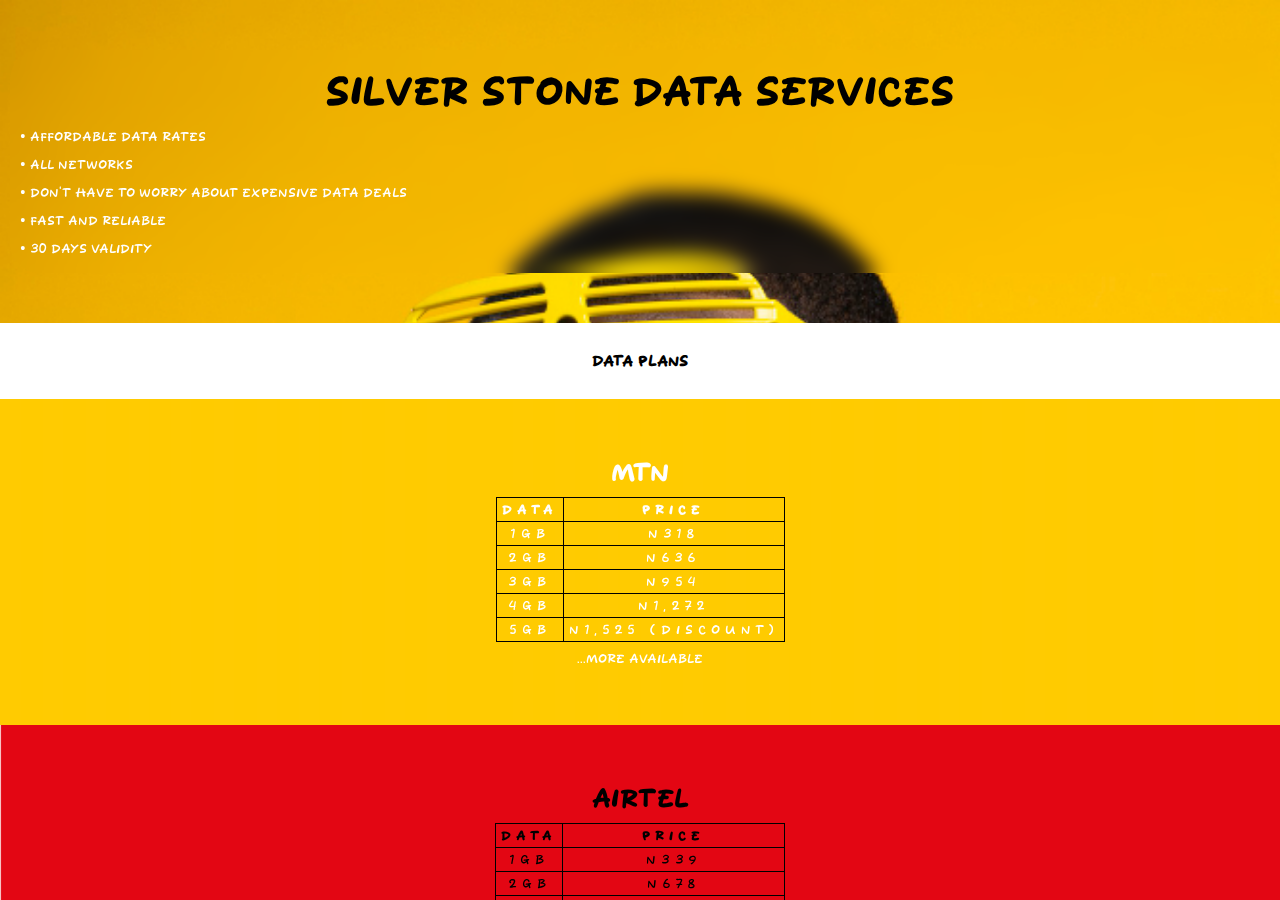
<file: index.html>
<!DOCTYPE html>
<html lang="en">

<head>
    <meta charset="UTF-8">
    <meta name="viewport" content="width=device-width, initial-scale=1.0">
    <title>Silver Stone Data Services</title>
</head>

<body>
    <style>
        @font-face {
            font-family: 'Being Boring';
            src: url('Being\ Boring.otf');
        }

        * {
            font-family: 'Being Boring';
            box-sizing: border-box;
            margin: 0;
        }

        html,
        body {
            height: 100%;
            overflow: hidden;
        }

        table {
            border-collapse: collapse;
            text-align: center;

        }

        td,
        th {
            border: 1px solid black;
            padding: 5px;
            letter-spacing: 5px;
        }

        .viewport {
            height: 100%;
            overflow: auto;
        }

        .section-1 h1 {
            text-align: center;
            font-size: 50px;
            padding: 10px 0;
            text-transform: capitalize;
        }

        .section-1 {
            padding: 20px;
        }

        .section-1>div {
            border-radius: 30px;
            padding: 10px;
        }

        .viewport>h3 {
            text-align: center;
            padding: 30px 0;
            text-transform: uppercase;
        }

        .section-2 h1,
        .section-3 h1,
        .section-4 h1,
        .section-5 h1 {
            text-align: center;
        }

        .table-container {
            display: flex;
            justify-content: center;
            margin: 10px 0;
        }

        .section-2 p,
        .section-3 p,
        .section-4 p,
        .section-5 p {
            text-align: center;
        }

        .section-2>div,
        .section-3>div,
        .section-4>div,
        .section-5>div {
            border-radius: 30px;
            padding: 10px;
        }

        .section-1,
        .section-2,
        .section-3,
        .section-4,
        .section-5 {
            padding: 50px 10px;
        }

        a,
        img {
            display: block;
        }


        a {
            width: fit-content;

        }

        img {
            width: 50px;
        }

        .section-1 {
            background-color: rgb(235, 235, 235);
            background-image: url('2148467288.jpg');
            background-size: cover;
        }

        .section-1>div {
            backdrop-filter: blur(10px);
            -webkit-backdrop-filter: blur(10px);
        }

        .section-1 p {
            padding: 5px 0;
            text-transform: uppercase;
            color: white;
        }

        .section-2 {
            background-image: url('New-mtn-logo.jpg');
            background-size: cover;
        }

        .section-2>div {
            color: white;
                        backdrop-filter: blur(10px);
            -webkit-backdrop-filter: blur(10px);
        }

        .section-3 {
            background-image: url('Airtel_logo-01.png');
            background-size: cover;
        }

        .section-3>div {
            color: black;
                        backdrop-filter: blur(10px);
            -webkit-backdrop-filter: blur(10px);
        }

        .section-4 {
            background-image: url('glo\ logo.jpg');
            background-size: cover;
        }

        .section-4>div {
            color: white;
                        backdrop-filter: blur(10px);
            -webkit-backdrop-filter: blur(10px);
        }

        .section-5 {
            background-image: url('9mobile\ logo.png');
        }

        .section-5>div {
            color: black;
                        backdrop-filter: blur(10px);
            -webkit-backdrop-filter: blur(10px);
        }

        .section-6 {
            background-color: aquamarine;
            display: flex;
            justify-content: center;
            padding: 50px 0;
        }

        .section-6>a {
            border: 1px solid rgb(0, 255, 55);
            border-radius: 10px;
            padding: 10px;
        }
    </style>
    <div class="viewport">
        <section class="section-1">
            <div>
                <h1>Silver stone data services</h1>
                <p>&bull; Affordable data rates</p>
                <p>&bull; All networks</p>
                <p>&bull; Don't have to worry about expensive data deals</p>
                <p>&bull; Fast and reliable</p>
                <p>&bull; 30 Days validity</p>
            </div>
        </section>
        <h3>Data Plans</h3>
        <section class="section-2">
            <div>
                <h1>MTN</h1>
                <div class="table-container">
                    <table>
                        <tr>
                            <th>Data</th>
                            <th>Price</th>
                        </tr>
                        <tr>
                            <td>1GB</td>
                            <td>N318</td>
                        </tr>
                        <tr>
                            <td>2GB</td>
                            <td>N636</td>
                        </tr>
                        <tr>
                            <td>3GB</td>
                            <td>N954</td>
                        </tr>
                        <tr>
                            <td>4GB</td>
                            <td>N1,272</td>
                        </tr>
                        <tr>
                            <td>5GB</td>
                            <td>N1,525 &lpar;Discount&rpar;</td>
                        </tr>
                    </table>
                </div>
                <p>...more available</p>
            </div>
        </section>
        <section class="section-3">
            <div>
                <h1>Airtel</h1>
                <div class="table-container">
                    <table>
                        <tr>
                            <th>Data</th>
                            <th>Price</th>
                        </tr>
                        <tr>
                            <td>1GB</td>
                            <td>N339</td>
                        </tr>
                        <tr>
                            <td>2GB</td>
                            <td>N678</td>
                        </tr>
                        <tr>
                            <td>3GB</td>
                            <td>N1,017</td>
                        </tr>
                        <tr>
                            <td>4GB</td>
                            <td>N1,356</td>
                        </tr>
                        <tr>
                            <td>5GB</td>
                            <td>N1,650 &lpar;Discount&rpar;</td>
                        </tr>
                    </table>
                </div>
                <p>...more available</p>
            </div>

        </section>
        <section class="section-4">
            <div>
                <h1>Glo</h1>
                <div class="table-container">
                    <table>
                        <tr>
                            <th>Data</th>
                            <th>Price</th>
                        </tr>
                        <tr>
                            <td>1GB</td>
                            <td>N293</td>
                        </tr>
                        <tr>
                            <td>2GB</td>
                            <td>N586</td>
                        </tr>
                        <tr>
                            <td>3GB</td>
                            <td>N879</td>
                        </tr>
                        <tr>
                            <td>4GB</td>
                            <td>N1,172</td>
                        </tr>
                        <tr>
                            <td>5GB</td>
                            <td>N1,400 &lpar;Discount&rpar;</td>
                        </tr>
                    </table>
                </div>
                <p>...more available</p>
            </div>

        </section>
        <section class="section-5">
            <div>
                <h1>9Mobile</h1>
                <div class="table-container">
                    <table>
                        <tr>
                            <th>Data</th>
                            <th>Price</th>
                        </tr>
                        <tr>
                            <td>1GB</td>
                            <td>N313</td>
                        </tr>
                        <tr>
                            <td>2GB</td>
                            <td>N626</td>
                        </tr>
                        <tr>
                            <td>3GB</td>
                            <td>N939</td>
                        </tr>
                        <tr>
                            <td>4GB</td>
                            <td>N1,252</td>
                        </tr>
                        <tr>
                            <td>5GB</td>
                            <td>N1,525 &lpar;Discount&rpar;</td>
                        </tr>
                    </table>
                </div>
                <p>...more available</p>
            </div>
        </section>
        <h3>Send a message</h3>
        <section class="section-6">
            <a href="https://wa.me/2349078879704?text=Goodday%2C%20I%20want%20to%20buy%20data">
                <img src="pngtree-whatsapp-mobile-software-icon-png-image_6315991.png" alt="WhatsApp Imgae">
            </a>
        </section>
    </div>
</body>

</html>
</file>
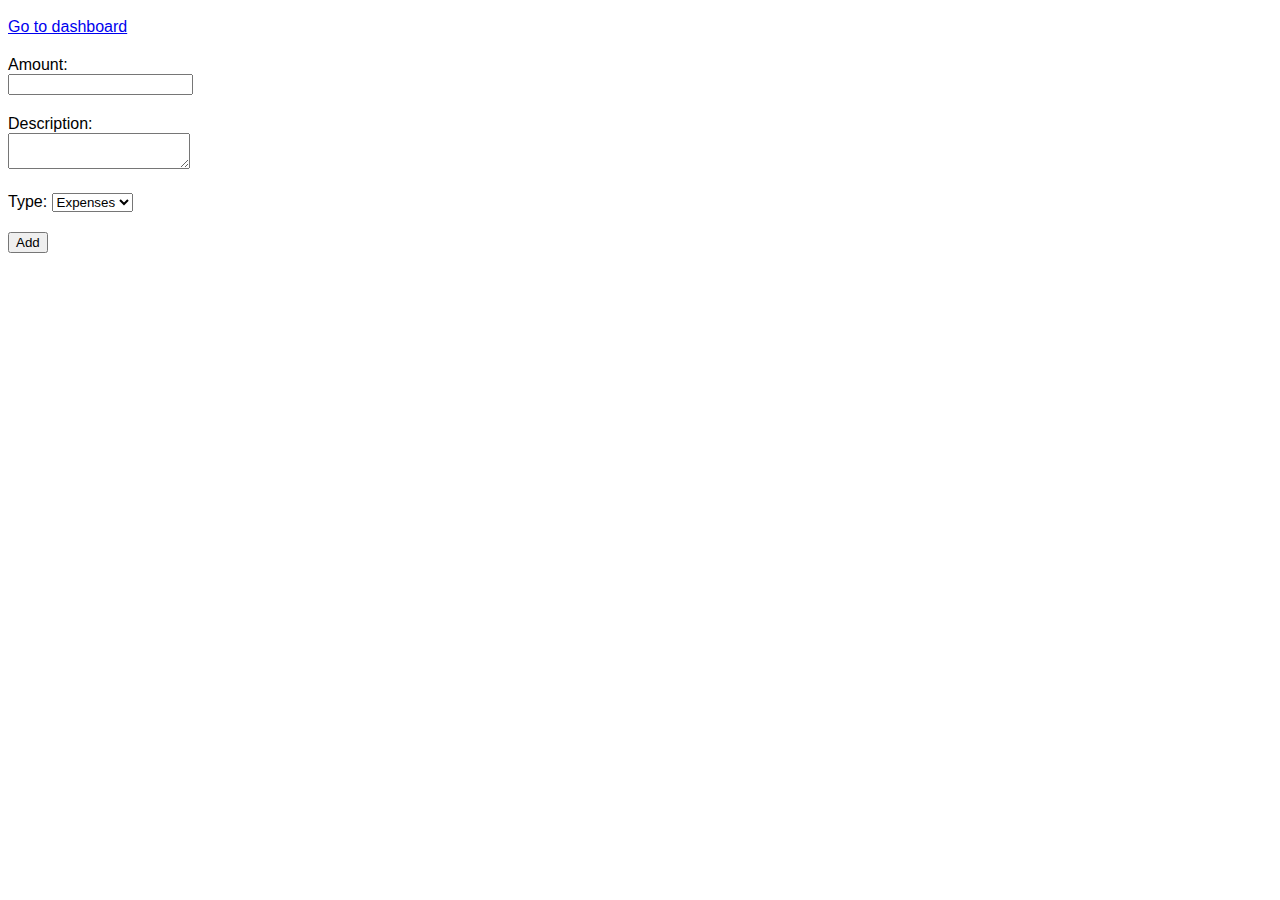
<file: p12/index.html>
<!DOCTYPE html>
<html lang="en">

<head>
    <meta charset="UTF-8">
    <meta name="viewport" content="width=device-width, initial-scale=1.0">
    <title>Document</title>
    <link rel="stylesheet" href="index.css">
    <script src="index.js" defer type="module"></script>
</head>

<body>
    <a href="dashboard.html">Go to dashboard</a><br>
    <label>Amount: <br><input type="text" id="amount"></label><br>
    <label>Description: <br><textarea id="description"></textarea></label><br>
    <label>
        Type:
        <select name="" id="type">
            <option value="Income">Income</option>
            <option value="Expenses" selected>Expenses</option>
        </select>
    </label><br>
    <button id="add-btn">Add</button>
    <div id="error_box"><span id="error"></span><span id="success"></span></div>
</body>

</html>
</file>
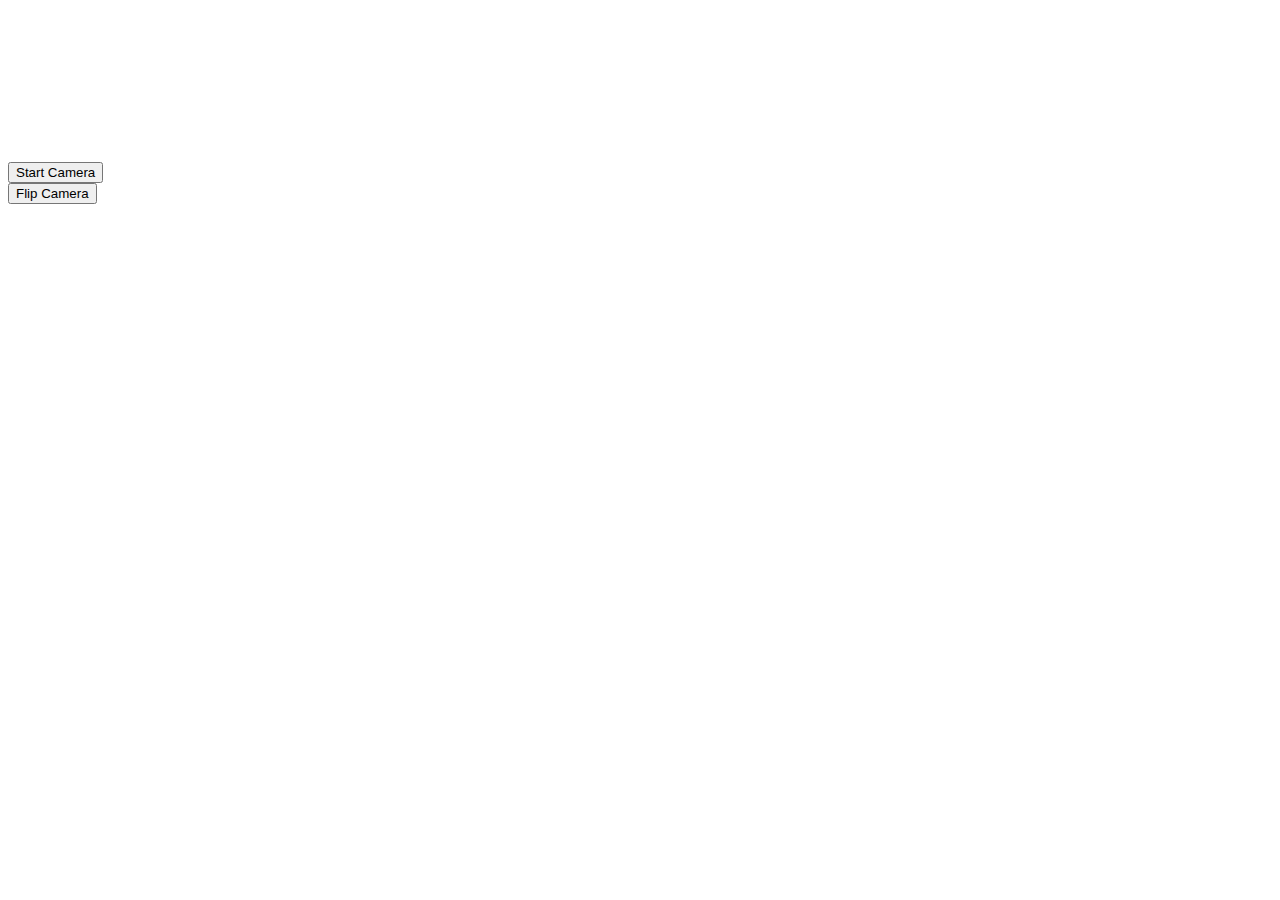
<file: p13/index.html>
<!DOCTYPE html>
<html lang="en">

<head>
    <meta charset="UTF-8">
    <meta name="viewport" content="width=device-width, initial-scale=1.0">
    <title>Document</title>
</head>

<body>
    <video autoplay playsinline width="300px"></video><br />
    <button id="start">Start Camera</button><br/>
    <button id="flip">Flip Camera</button>
    <script>
        function initiate_camera(mode) {
            navigator.mediaDevices.getUserMedia({
                video: {
                    facingMode: { exact: mode }
                }, audio: true
            })
                .then((stream) => {
                    const videoElement = document.querySelector('video');
                    videoElement.srcObject = stream;
                    videoElement.play(); // Works after user interaction
                })
                .catch((error) => {
                    console.error("Error accessing media devices:", error);
                });
        }
        var mode = "user"
        document.querySelector('#start').onclick = () => {
            initiate_camera(mode)
        }

        document.querySelector('#flip').onclick = () => {
            mode = (mode == "user") ? "environment" : "user"
            initiate_camera(mode)
        }
    </script>
</body>

</html>
</file>
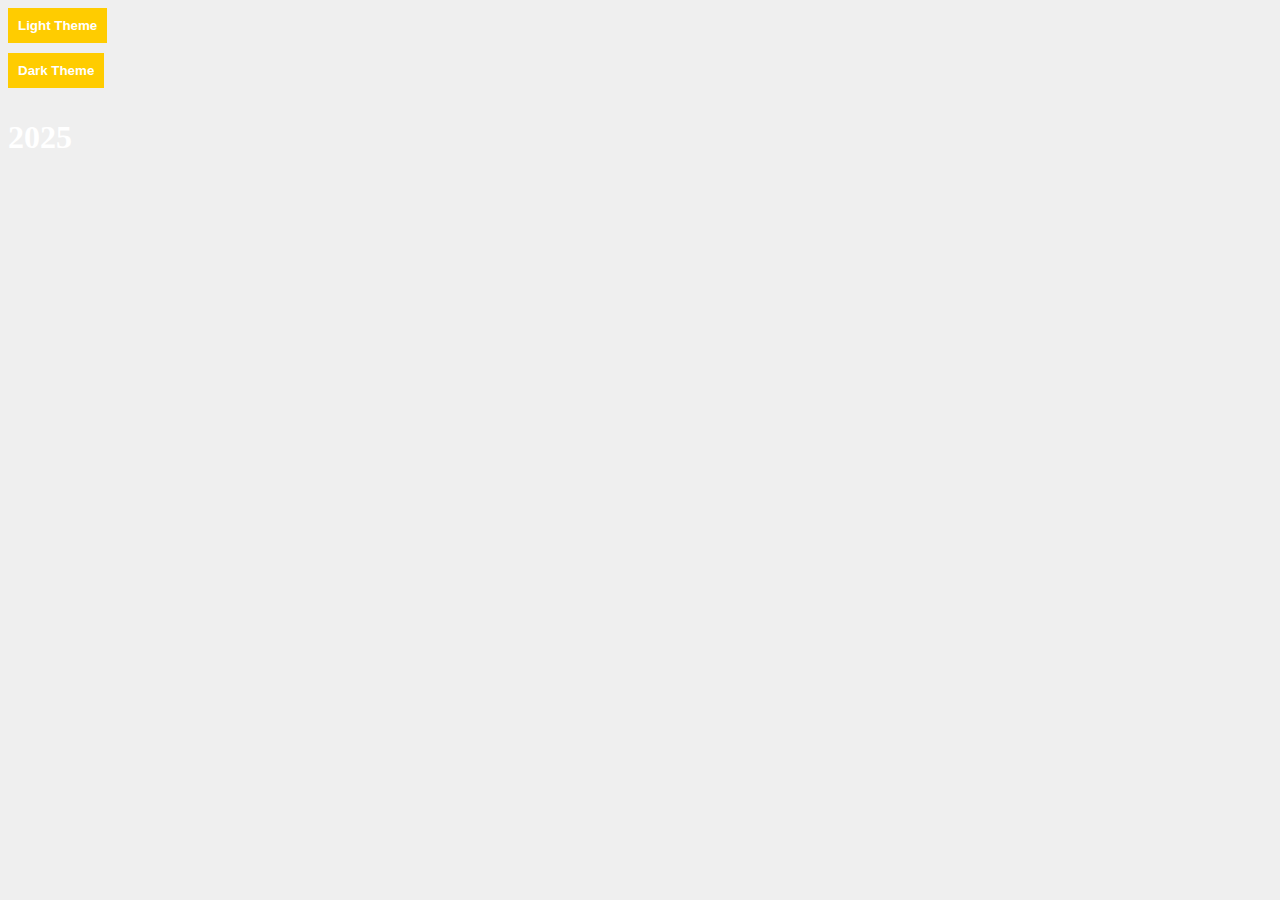
<file: p17/index.html>
<!DOCTYPE html>
<html lang="en">

<head>
    <meta charset="UTF-8">
    <meta name="viewport" content="width=device-width, initial-scale=1.0">
    <title>Document</title>
    <style>
        :root {
            --light-mode-color: rgb(255, 204, 0);
            --light-mode-bg: rgb(239, 239, 239);
            --light-mode-font-color: white;

            --dark-mode-color: rgb(250, 250, 250);
            --dark-mode-bg: rgb(26, 26, 26);
            --dark-mode-font-color: black;
        }

        body {
            background-color: var(--light-mode-bg);
            color: var(--light-mode-font-color);
        }

        button {
            background-color: var(--light-mode-color);
            color: inherit;
            border: none;
            padding: 10px;
            margin-bottom: 10px;
            font-weight: 900;
            cursor: pointer;
        }
    </style>
</head>

<body>
    <button id="light-mode-button">Light Theme</button><br>
    <button id="dark-mode-button">Dark Theme</button>
    <h1>2025</h1>
    <script>
        function element(idString) {
            return document.getElementById(idString);
        }
        //-------------------------------------------
        const lightModeButton = element("light-mode-button")
        const darkModeButton = element("dark-mode-button")

        lightModeButton.onclick = function () {
            document.body.style.backgroundColor = "var(--light-mode-bg)"
            lightModeButton.style.color = "var(--light-mode-font-color)"
            darkModeButton.style.color = "var(--light-mode-font-color)"
        }

        darkModeButton.onclick = function () {
            document.body.style.backgroundColor = "var(--dark-mode-bg)"
            lightModeButton.style.color = "var(--dark-mode-font-color)"
            darkModeButton.style.color = "var(--dark-mode-font-color)"
        }
    </script>
</body>

</html>
</file>
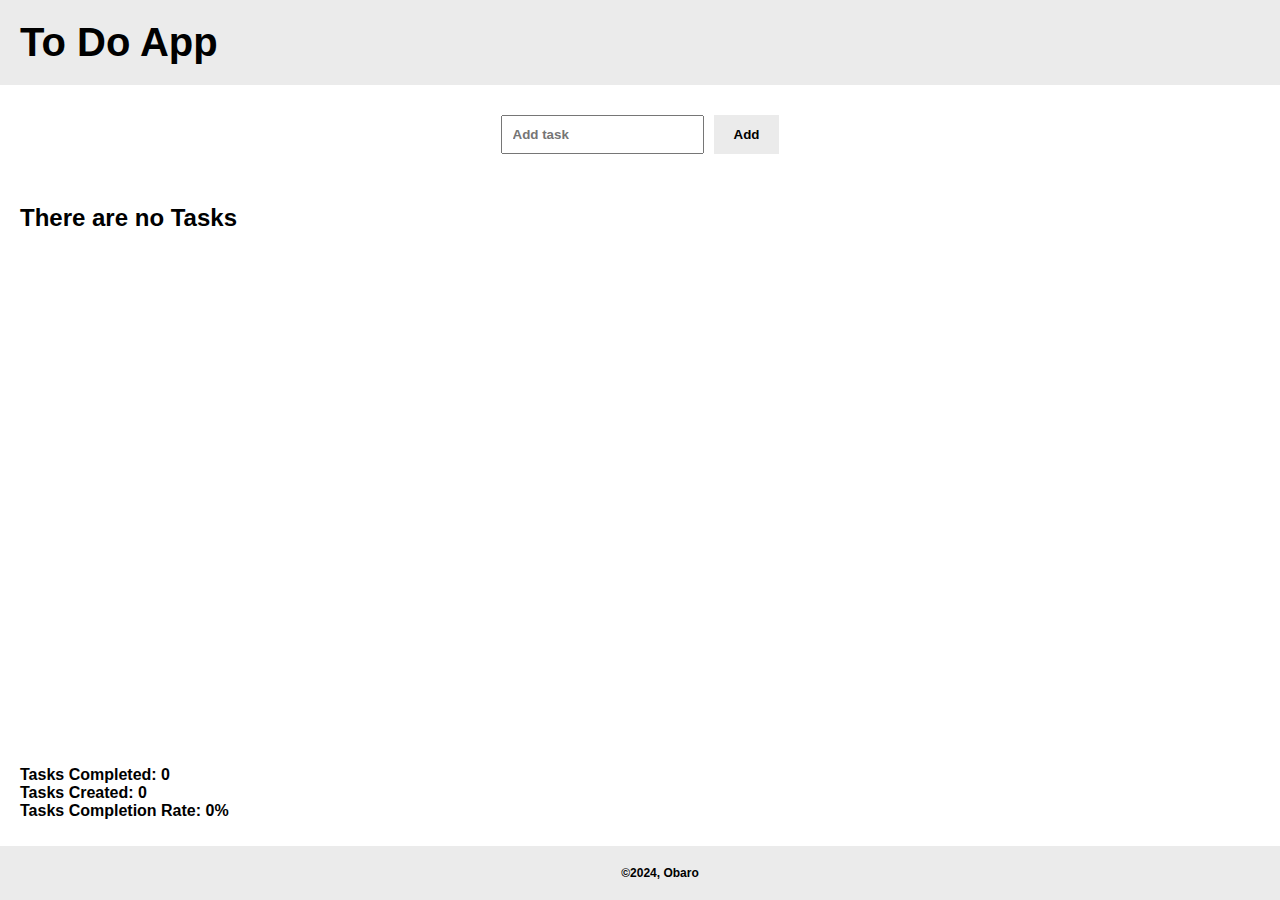
<file: p7/index.html>
<!DOCTYPE html>
<html lang="en">

<head>
    <meta charset="UTF-8">
    <meta name="viewport" content="width=device-width, initial-scale=1.0">
    <title>Todo App</title>
    <link rel="stylesheet" href="index.css">
    <script defer src="index.js"></script>
</head>

<body>
    
</body>

</html>
</file>
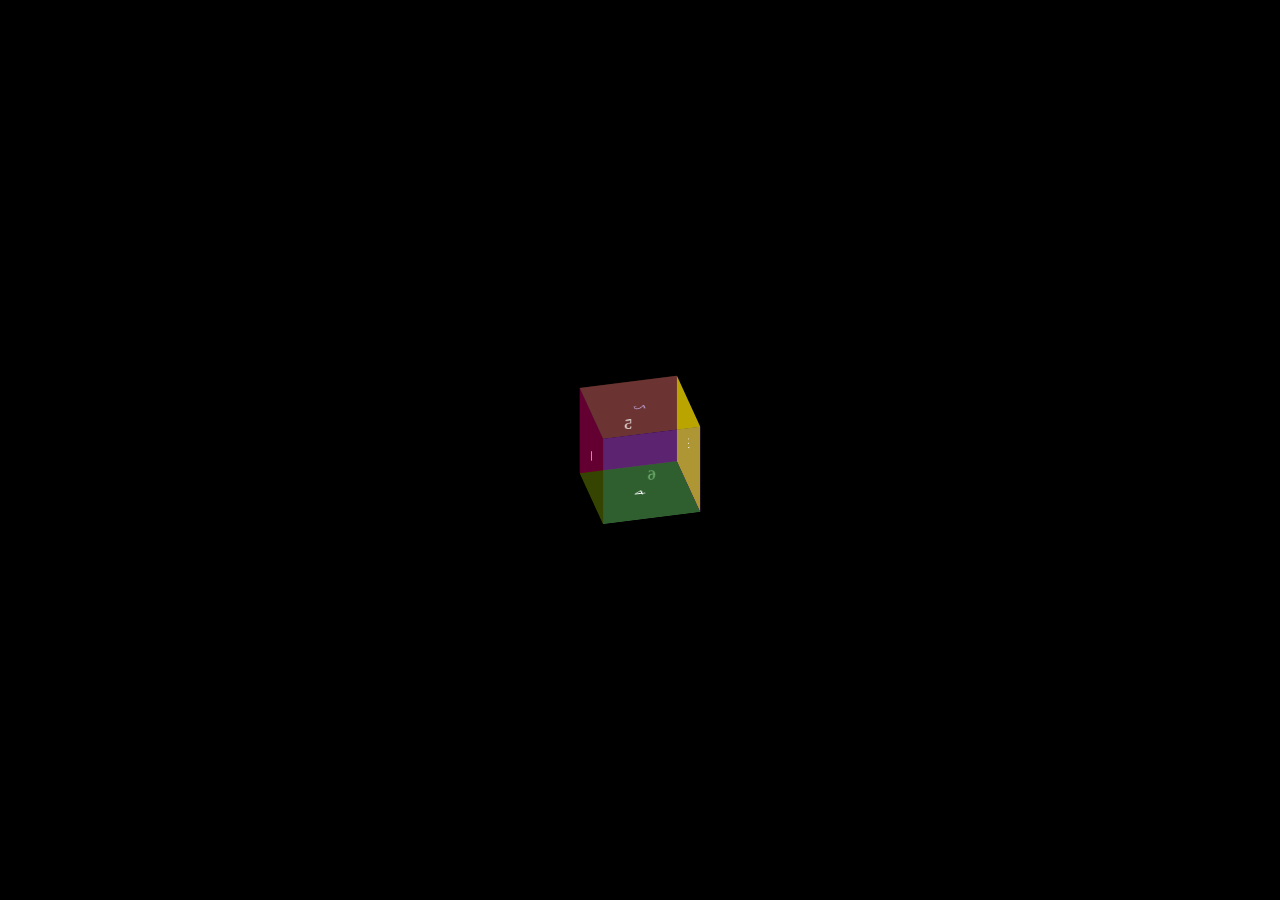
<file: cube.html>
<!DOCTYPE html>
<html lang="en">

<head>
    <meta charset="UTF-8">
    <meta name="viewport" content="width=device-width, initial-scale=1.0">
    <title>Document</title>
    <style>

        body {
            margin: 0;
            height: 100vh;
            background-color: black;

            display: flex;
            justify-content: center;
            align-items: center;

            box-sizing: border-box;

            overflow: hidden;
        }

        .container {
            width: 100px;
            height: 100px;
            /* border: 2px solid black; */

            position: relative;

            /* perspective: 100px; */
            transform-style: preserve-3d;

            /* transform: rotateX(10deg) rotateY(30deg) scale3d(3, 3, 3); */
        }

        .face {
            width: 100%;
            height: 100%;
            /* border: 1px solid green; */

            position: absolute;

            display: flex;
            justify-content: center;
            align-items: center;

            color: white;
        }

        .face:nth-child(1) {
            background-color: rgba(255, 0, 0, 0.445);

            transform: translateZ(-50px);
        }

        .face:nth-child(2) {
            background-color: rgba(255, 166, 0, 0.486);

            transform: translateY(-50%) rotateX(90deg);
        }

        .face:nth-child(3) {
            background-color: rgba(255, 255, 0, 0.473);

            transform: translateZ(50px);
        }

        .face:nth-child(4) {
            background-color: rgba(0, 128, 0, 0.534);

            transform: translateY(50%) rotateX(90deg);
        }

        .face:nth-child(5) {
            background-color: rgba(76, 0, 130, 0.377);

            transform: translateX(-50%) rotateY(90deg);
        }

        .face:nth-child(6) {
            background-color: rgba(238, 130, 238, 0.425);

            transform: translateX(50%) rotateY(90deg);
        }
    </style>
</head>

<body>
    <div class="container">
        <div class="face">1</div>
        <div class="face">2</div>
        <div class="face">3</div>
        <div class="face">4</div>
        <div class="face">5</div>
        <div class="face">6</div>
    </div>

    <script>
        var container = document.getElementsByClassName('container')[0]
        var ang = 0

        animate()

        function animate() {
            container.style.transform = `rotateX(${ang}deg) rotateY(${ang + 45}deg)`
            ang += 0.75
            requestAnimationFrame(animate)
        }
    </script>
</body>

</html>
</file>
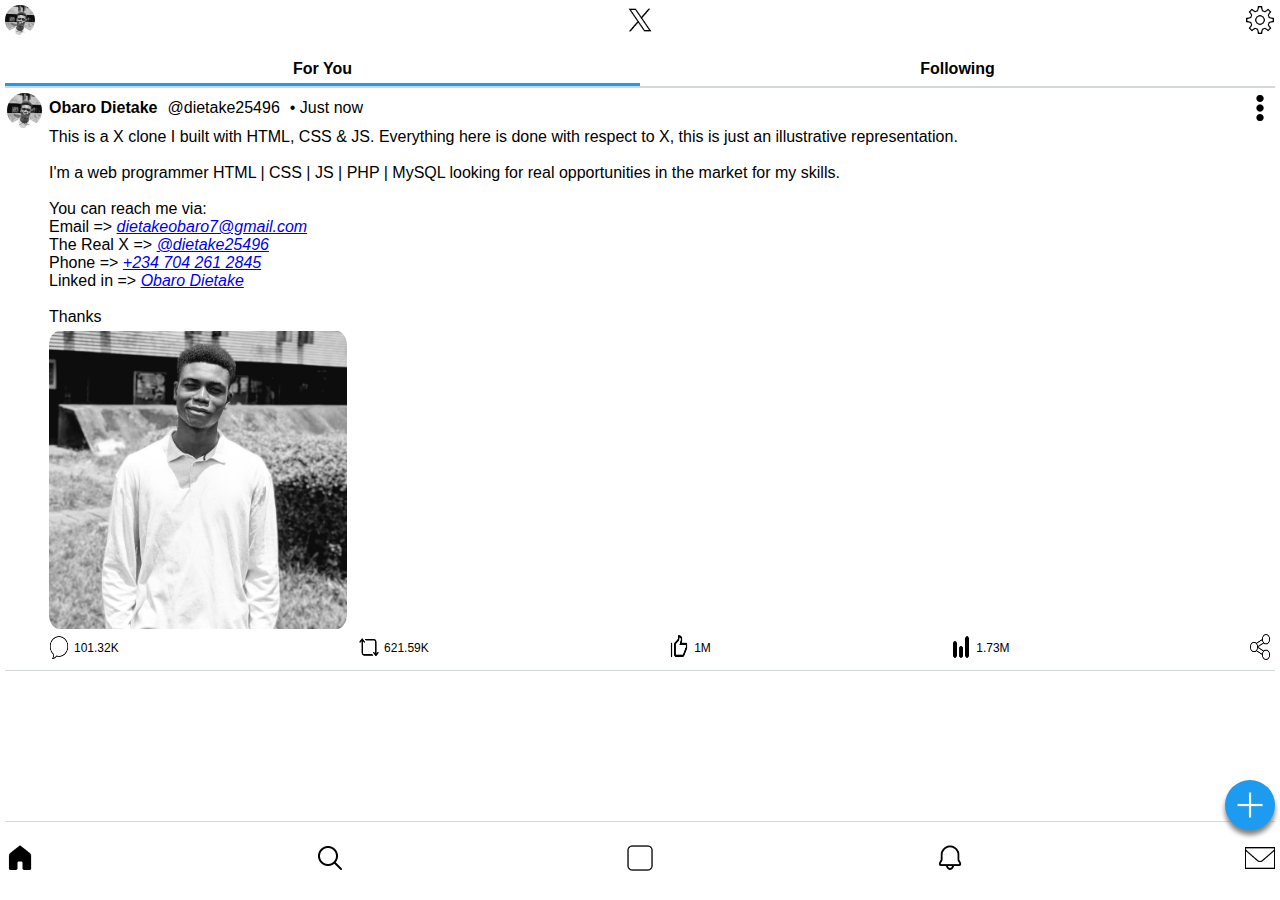
<file: twitter-mockup.html>
<!DOCTYPE html>
<html lang="en">

<head>
    <meta charset="UTF-8">
    <meta name="viewport" content="width=device-width, initial-scale=1.0">
    <link rel="stylesheet" href="twitter-mockup.css">
    <title>X Clone Obaro Dietake</title>
</head>

<body>
    <div class="viewport">
        <div class="header">
            <div class="header-row-1">
                <img src="imgs/profile-x.jpg" class="profile-header hf-image">
                <img src="imgs/icons8-twitterx-50.png" alt="" class="hf-image">
                <img src="imgs/icons8-setting-50.png" alt="" class="hf-image">
            </div>
            <div class="header-row-2">
                <div class="text-container">
                    <span class="text">For You</span>
                </div>
                <div class="text-container">
                    <span class="text">Following</span>
                </div>
            </div>
        </div>
        <div class="content-container">
            <img src="imgs/icons8-plus-96.png" alt="" class="hf-image hf-image3">
            <div class="content">
                <div class="tweet-box">
                    <img src="imgs/profile-x.jpg" alt="" class="hf-image2">
                    <div class="tweet-text-box">
                        <div class="name-container">
                            <div class="name-and-username">
                                <div class="name">Obaro Dietake</div>
                                <div class="username">&#64;dietake25496</div>
                                <div class="time">&bull; Just now</div>
                            </div>
                            <img src="imgs/icons8-three-dots-50.png" alt="" class="hf-image">
                        </div>
                        <div class="tweet-content">
                            <div class="tweet">This is a X clone I built with HTML, CSS &amp; JS. Everything here is
                                done with respect to X, this is just an illustrative representation.<br><br>I'm a web
                                programmer HTML | CSS | JS | PHP | MySQL looking for real opportunities in the market
                                for my skills.<br><br>You can reach me via:<br>Email => <a
                                    href="mailto:dietakeobaro7@gmail.com"><i>dietakeobaro7@gmail.com</i></a><br>The
                                Real X
                                => <a href="https://twitter.com/dietake25496"><i>&#64;dietake25496</i></a><br>Phone
                                => <a href="tel:+2347042612845"><i>+234 704 261 2845</i></a></a><br>Linked in
                                => <a href="https://www.linkedin.com/in/obaro-dietake-018425221"><i>Obaro
                                        Dietake</i></a><br><br>Thanks</div>
                            <img src="imgs/tweet-pic-2.jpeg" alt="" class="tweet-image">
                        </div>
                        <div class="impressions-container">
                            <div class="impressions-container-unit">
                                <img src="imgs/icons8-comment-50.png" alt="" class="impressions-image"><span
                                    class="impressions-count">101.32K</span>
                            </div>
                            <div class="impressions-container-unit">
                                <img src="imgs/icons8-retweet-96.png" alt="" class="impressions-image"><span
                                    class="impressions-count">621.59K</span>
                            </div>
                            <div class="impressions-container-unit">
                                <img src="imgs/icons8-like-96.png" alt="" class="impressions-image"><span
                                    class="impressions-count">1M</span>
                            </div>
                            <div class="impressions-container-unit">
                                <img src="imgs/icons8-analytics-96.png" alt="" class="impressions-image"><span
                                    class="impressions-count">1.73M</span>
                            </div>
                            <div class="impressions-container-unit">
                                <img src="imgs/icons8-share-50.png" alt="" class="impressions-image">
                            </div>
                        </div>
                    </div>
                </div>
            </div>
        </div>
        <div class="footer">
            <img src="imgs/icons8-home-48.png" alt="" class="hf-image">
            <img src="imgs/icons8-search-60.png" alt="" class="hf-image">
            <img src="imgs/icons8-square-50.png" alt="" class="hf-image">
            <img src="imgs/icons8-bell-48.png" alt="" class="hf-image">
            <img src="imgs/icons8-message-50.png" alt="" class="hf-image">
        </div>
    </div>
    <script src="twitter-mockup.js"></script>
</body>

</html>
</file>
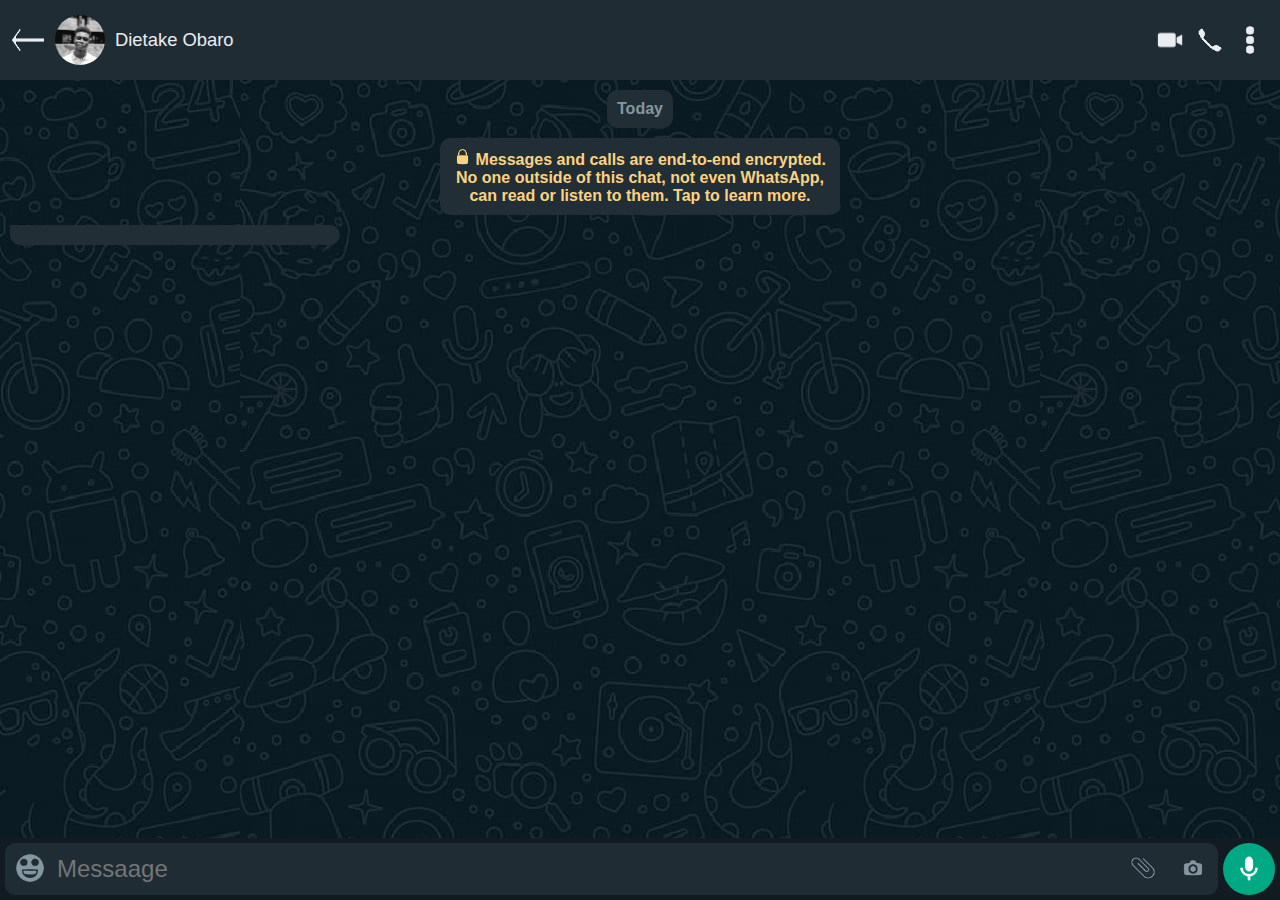
<file: whatsapp-mockup-chat.html>
<!DOCTYPE html>
<html lang="en">

<head>
    <meta charset="UTF-8">
    <meta name="viewport" content="width=device-width, initial-scale=1.0">
    <title>WhatsApp clone Obaro Dietake</title>
    <link rel="stylesheet" href="whatsapp-mockup-chat.css">
</head>

<body>
    <div class="viewport">
        <!--HEADER-->
        <div class="header">
            <img src="imgs-WA/icons8-back-arrow-64.png" class="back-arrow-image">
            <img src="imgs-WA/profile.jpg" class="header-profile-picture">
            <div class="sender-container">
                <div class="sender-name">Dietake Obaro</div>
                <!-- <div class="sender-status">online</div> -->
            </div>
            <img src="imgs-WA/icons8-camcorder-64.png" alt="" class="header-icons">
            <img src="imgs-WA/icons8-outgoing-call-50.png" alt="" class="header-icons">
            <img src="imgs-WA/icons8-three-dots-50.png" alt="" class="header-icons">
        </div>

        <!--CONTENT-->
        <div class="content-container">
            <div class="content-wrap">
                <div class="date">Today</div>
            </div>
            <div class="content-wrap">
                <div class="encrypted-story">
                    <img src="imgs-WA/icons8-padlock-64-encrypted-story.png" class="encrypted-story-icon">
                    Messages and calls are end-to-end encrypted. No one outside of this chat, not even WhatsApp, can
                    read or listen to them. Tap to learn more.
                </div>
            </div>
            <div class="recieved-message">
                <div class="r-message"></div>
                <div class="r-time"></div>
            </div>
        </div>

        <!--FOOTER-->
        <div class="footer">
            <div class="message-box">
                <div class="footer-icon-container">
                    <img src="imgs-WA/icons8-laugh-96.png" class="footer-icons">
                </div>
                <div class="footer-message-container">
                    <input type="text" class="footer-message" placeholder="Messaage">
                </div>
                <div class="footer-icon-container">
                    <img src="imgs-WA/icons8-clip-100.png" class="footer-icons">
                </div>
                <div class="footer-icon-container">
                    <img src="imgs-WA/icons8-camera-96-2.png" class="footer-icons">
                </div>
            </div>
            <div class="vn-container">
                <img src="imgs-WA/icons8-microphone-96.png" class="footer-icons">
            </div>
        </div>
    </div>
    <script src="whatsapp-mockup-chat.js"></script>
</body>

</html>
</file>
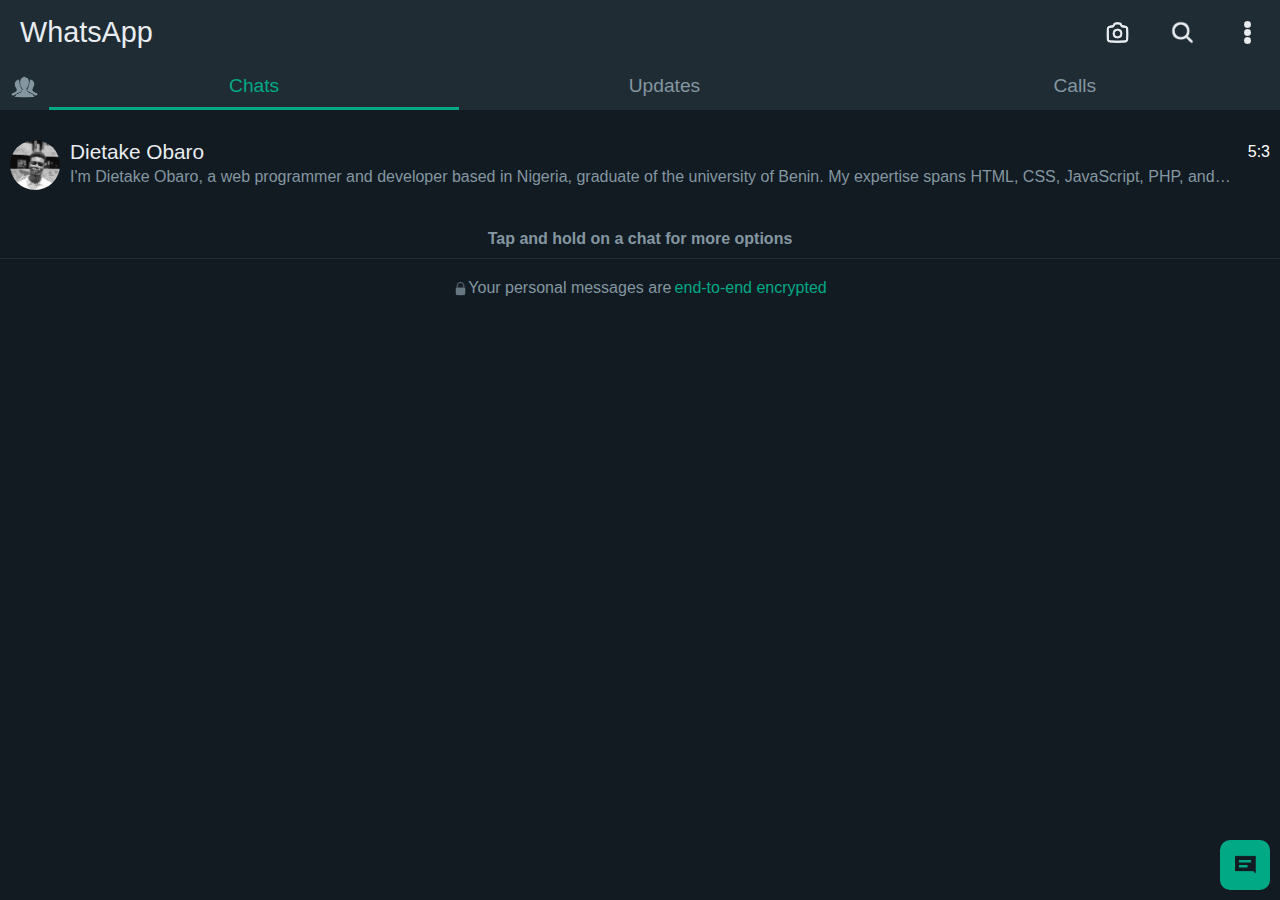
<file: whatsapp-mockup.html>
<!DOCTYPE html>
<html lang="en">

<head>
    <meta charset="UTF-8">
    <meta name="viewport" content="width=device-width, initial-scale=1.0">
    <title>WhatsApp clone Obaro Dietake</title>
    <link rel="stylesheet" href="whatsapp-mockup.css">
</head>

<body>
    <!--VIEWPORT-->
    <div class="viewport">
        <!--FAB-->
        <div class="fab-container">
            <img src="imgs-WA/icons8-message-96.png" class="fab">
        </div>

        <!--HEADER-->
        <div class="header">
            <div class="header-row-1">
                <div class="header-row-1-text">WhatsApp</div>
                <div class="header-row-1-image-container">
                    <img src="imgs-WA/icons8-camera-96.png" class="header-row-1-images">
                </div>
                <div class="header-row-1-image-container">
                    <img src="imgs-WA/icons8-search-60.png" class="header-row-1-images">
                </div>
                <div class="header-row-1-image-container">
                    <img src="imgs-WA/icons8-three-dots-50.png" class="header-row-1-images">
                </div>
            </div>
            <div class="header-row-2">
                <div class="header-row-2-image-container">
                    <img src="imgs-WA/icons8-people-50.png" class="header-row-2-image">
                </div>
                <div class="header-row-2-text-container">
                    <div class="header-row-2-text">Chats</div>
                    <div class="number">1</div>
                </div>
                <div class="header-row-2-text-container">
                    <div class="header-row-2-text">Updates</div>
                    <!-- <div class="number">5</div> -->
                </div>
                <div class="header-row-2-text-container">
                    <div class="header-row-2-text">Calls</div>
                    <!-- <div class="number"></div> -->
                </div>
            </div>
        </div>

        <!--CONTENT-->
        <div class="content-container">
            <div class="content">

                <!--CHAT-->
                <div class="chat">
                    <!--PROFILE PIC-->
                    <img src="imgs-WA/profile.jpg" class="content-profile-picture">

                    <!--REST OF THE BOX-->
                    <div class="content-message-container">
                        <div class="message-details">
                            <div class="sender">Dietake Obaro</div>
                            <div class="time"></div>
                        </div>
                        <div class="message-container-plus-number">
                            <div class="message-container">
                                <div class="message">
                                    I'm Dietake Obaro, a web programmer and developer based in Nigeria, graduate of the university of Benin. My expertise
                                    spans HTML, CSS, JavaScript, PHP, and
                                    MySQL. I've leveraged some of these skills to craft this WhatsApp clone that mirrors
                                    the functionalities of the renowned messaging platform. <br><br> While this WhatsApp
                                    clone is a demonstration of my capabilities and built with respect to WhatsApp and
                                    its Owner MetaPlatforms, Inc. It doesnt aim to infringe upon the proprietary
                                    features of WhatsApp, I'm eager to explore opportunities where I can apply my skills
                                    to real-world projects. <br><br> If you're interested in collaborating or
                                    discussing potential employment opportunities, please feel free to reach out to me
                                    via email at <a
                                        href="mailto:dietakeobaro7@gmail.com"><i>dietakeobaro7@gmail.com</i></a> or
                                    connect with me on LinkedIn <a
                                        href="https://www.linkedin.com/in/obaro-dietake-018425221"><i>Obaro
                                            Dietake</i></a> or on X <a
                                        href="https://twitter.com/ohbaroh"><i>&#64;ohbaroh</i></a>. <br><br>
                                    Thank
                                    you for your interest!
                                </div>
                            </div>
                            <div class="number">1</div>
                        </div>
                    </div>
                </div>
            </div>
            <div class="tap-and-hold-container">Tap and hold on a chat for more options</div>
            <div class="your-personal-messages">
                <img src="imgs-WA/icons8-padlock-64.png" class="padlock-icon">
                <div class="your-personal-messages-text">Your personal messages are&ThinSpace;<span
                        class="end-to-end-text">end-to-end encrypted</span></div>
            </div>
        </div>
    </div>

    <script src="whatsapp-mockup.js"></script>
</body>

</html>
</file>
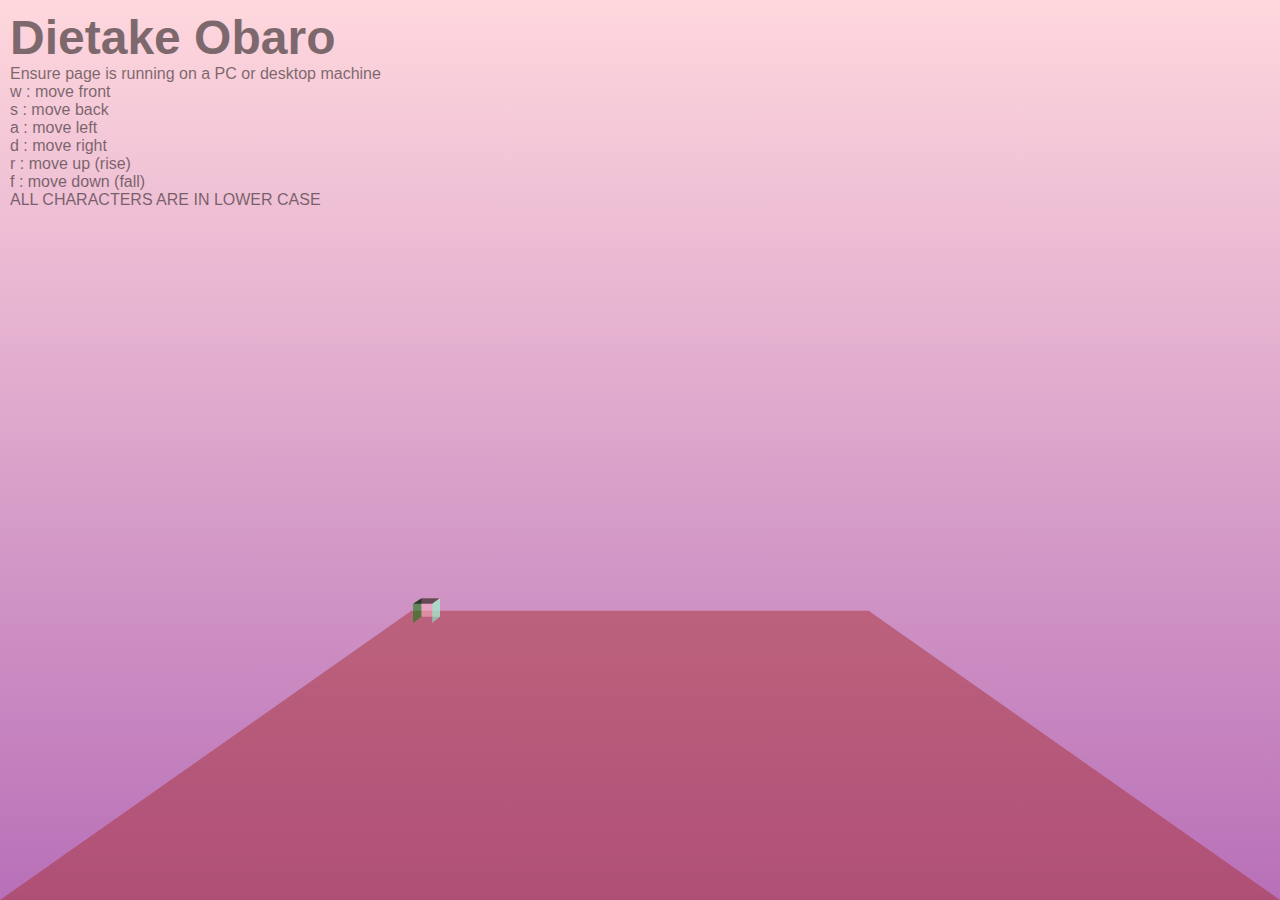
<file: world.html>
<!DOCTYPE html>
<html lang="en">

<head>
    <meta charset="UTF-8">
    <meta name="viewport" content="width=device-width, initial-scale=1.0">
    <title>3D world</title>
</head>

<body>
    <div class="intro-and-instruct">
        <div class="name">Dietake Obaro</div>
        <div class="instruct">
            Ensure page is running on a PC or desktop machine
            <br>
            w : move front
            <br>
            s : move back
            <br>
            a : move left
            <br>
            d : move right
            <br>
            r : move up (rise)
            <br>
            f : move down (fall)
            <br>
            ALL CHARACTERS ARE IN LOWER CASE
        </div>
    </div>
    <div class="scene">
        <div class="obj0">
            <div class="obj1"></div>
            <div class="obj2"></div>
            <div class="obj3"></div>
            <div class="obj4"></div>
        </div>
    </div>

    <style>
        body {
            margin: 0;
            background-image: linear-gradient(to top,
                    rgba(128, 0, 128, 0.562),
                    rgba(255, 182, 193, 0.541));
            height: 100vh;
        }

        .scene {
            width: 100%;
            height: 100%;
            position: fixed;
            top: 50%;
            left: 50%;
            transform: translate(-50%, -50%);
            perspective: 500px;
            transform-style: preserve-3d;
            outline: 5px solid;
        }

        .obj0 {
            width: 100%;
            height: 100%;

            background-color: rgba(165, 42, 42, 0.459);


            position: relative;

            transform-style: preserve-3d;
            transform-origin: 50% 100%;
            transform: rotateX(90deg);
        }

        .obj1 {
            width: 50px;
            height: 50px;

            background-color: rgba(0, 128, 0, 0.534);

            position: absolute;


            transform-origin: 0% 0%;
            transform: translate(50px, 50px) rotateY(-90deg);
        }

        .obj2 {
            width: 50px;
            height: 50px;

            background-color: rgba(127, 255, 212, 0.555);

            position: absolute;


            transform-origin: 100% 0%;
            transform: translate(50px, 50px) rotateY(90deg);
        }

        .obj3 {
            width: 50px;
            height: 50px;

            background-color: rgba(255, 182, 193, 0.521);

            position: absolute;


            transform-origin: 0% 0%;
            transform: translate(50px, 50px) rotateX(90deg);
        }

        .obj4 {
            width: 50px;
            height: 50px;

            background-color: rgba(0, 0, 0, 0.562);

            position: absolute;


            transform-origin: 0% 0%;
            transform: translate(50px, 50px) translateZ(50px);
        }

        .intro-and-instruct {
            padding: 10px;
            opacity: 0.5;
        }

        .name {
            font-size: 3em;
            font-weight: 900;
            font-family: sans-serif;
        }

        .instruct {
            font-family: sans-serif;
        }
    </style>

    <script>
        var obj0 = document.getElementsByClassName('obj0')[0]
        var defaultX = 0
        var defaultY = 0
        var defaultZ = 0
        var defaultZRot = 0

        // var a = window.getComputedStyle(obj0).getPropertyValue('transform-origin')
        // a = a.split(' ')
        // var transformOriginX = parseInt(a[0])
        // var transformOriginY = parseInt(a[1])

        window.onkeypress = (event) => {
            switch (event.key) {
                case 'w':
                    defaultY += 5
                    obj0.style.transform = `rotateX(90deg) 
                                            translateY(${defaultY}px)
                                            translateX(${defaultX}px) 
                                            translateZ(${defaultZ}px) 
                                            rotateZ(${defaultZRot}deg)`
                    break
                case 's':
                    defaultY += -5
                    obj0.style.transform = `rotateX(90deg) 
                                            translateY(${defaultY}px) 
                                            translateX(${defaultX}px) 
                                            translateZ(${defaultZ}px) 
                                            rotateZ(${defaultZRot}deg)`
                    break

                case 'a':
                    defaultX += 5
                    obj0.style.transform = `rotateX(90deg)  
                                            translateY(${defaultY}px) 
                                            translateX(${defaultX}px) 
                                            translateZ(${defaultZ}px) 
                                            rotateZ(${defaultZRot}deg)`
                    break
                case 'd':
                    defaultX += -5
                    obj0.style.transform = `rotateX(90deg) 
                                            translateY(${defaultY}px) 
                                            translateX(${defaultX}px) 
                                            translateZ(${defaultZ}px) 
                                            rotateZ(${defaultZRot}deg)`
                    break

                case 'r':
                    defaultZ += -5
                    obj0.style.transform = `rotateX(90deg)  
                                            translateY(${defaultY}px) 
                                            translateX(${defaultX}px) 
                                            translateZ(${defaultZ}px) 
                                            rotateZ(${defaultZRot}deg)`
                    break
                case 'f':
                    defaultZ += 5
                    obj0.style.transform = `rotateX(90deg) 
                                            translateY(${defaultY}px) 
                                            translateX(${defaultX}px) 
                                            translateZ(${defaultZ}px) 
                                            rotateZ(${defaultZRot}deg)`
                    break

                // case 'e':
                //     defaultZRot += -1
                //     obj0.style.transform = `rotateX(90deg)  
                //                             translateY(${defaultY}px) 
                //                             translateX(${defaultX}px) 
                //                             translateZ(${defaultZ}px) 
                //                             rotateZ(${defaultZRot}deg)`
                //     break
                // case 'q':
                //     defaultZRot += 1
                //     obj0.style.transform = `rotateX(90deg) 
                //                             translateY(${defaultY}px) 
                //                             translateX(${defaultX}px) 
                //                             translateZ(${defaultZ}px) 
                //                             rotateZ(${defaultZRot}deg)`
                //     break
            }
        }
    </script>
</body>

</html>
</file>
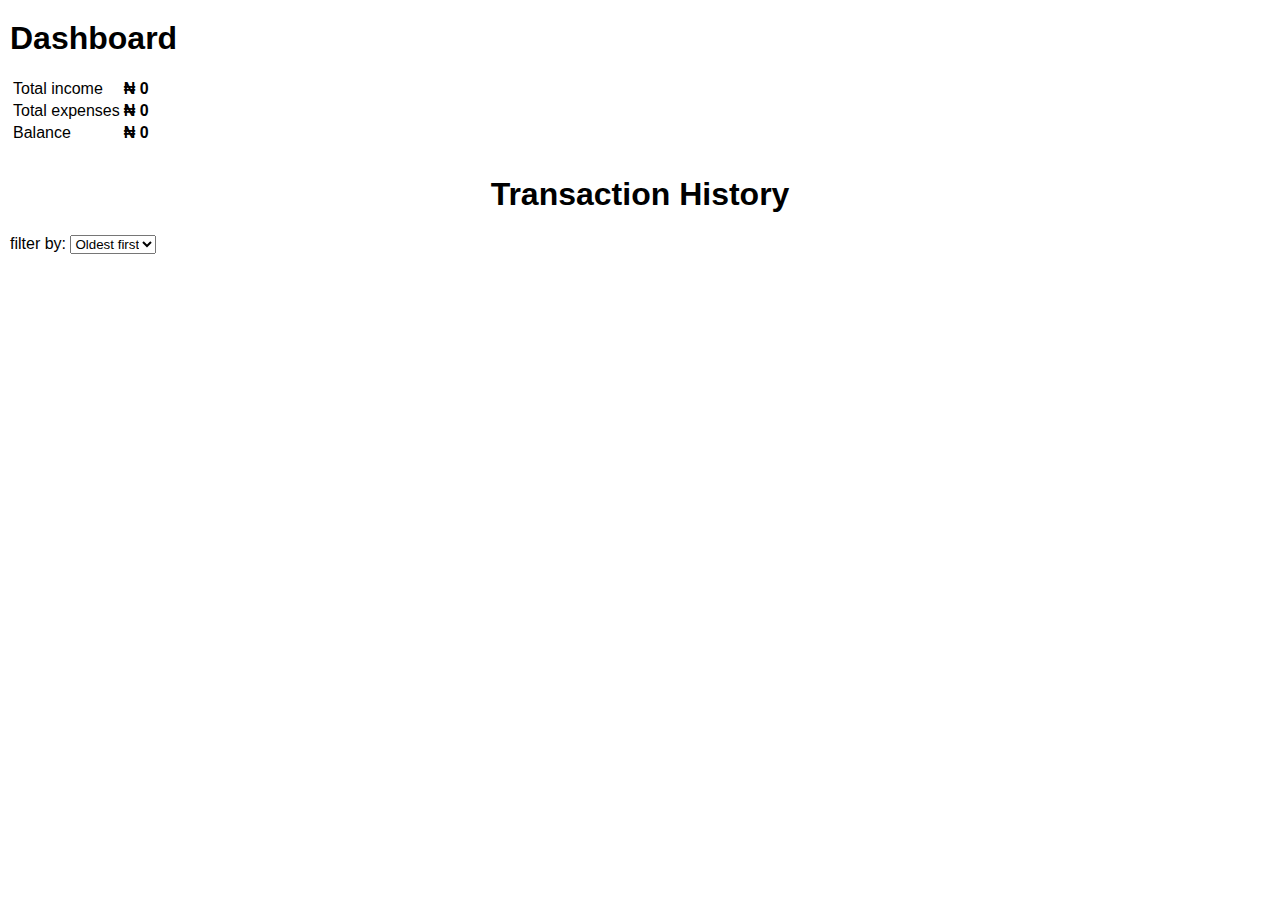
<file: p12/dashboard.html>
<!DOCTYPE html>
<html lang="en">

<head>
    <meta charset="UTF-8">
    <meta name="viewport" content="width=device-width, initial-scale=1.0">
    <title>Dashboard</title>
    <script src="dashboard.js" type="module" defer></script>
    <link rel="stylesheet" href="dashboard.css">
</head>

<body>
    <header>
        <h1 id="dash-header">Dashboard</h1>
        <table>
            <tr>
                <td>Total income</td>
                <td><span id="income"></span></td>
            </tr>
            <tr>
                <td>Total expenses</td>
                <td><span id="expenses"></span></td>
            </tr>
            <tr>
                <td>Balance</td>
                <td><span id="balance"></span></td>
            </tr>
        </table>
    </header>
    <h1 id="trn-hist">Transaction History</h1>
    filter by:
    <select name="" id="">
        <option value="asc">Newer first</option>
        <option value="des" selected>Oldest first</option>
    </select>
</body>

</html>
</file>
<file: p12/index.css>
#error {
    color: red;
    font-weight: 900;
}

#success {
    color: lightgreen;
    font-weight: 900;
}

body>* {
    margin: 10px 0;
}

a,
label {
    display: inline-block;
}

body {
    font-family: 'helvetica';
}
</file>
<file: p7/index.css>
body, .header, .footer {
    margin: 0;
}

body {
    font-family: 'helvetica';
}

.header {
    font-size: 40px;
    font-weight: 900;
    padding: 20px;
    background-color: rgb(235, 235, 235);
    position: sticky;
    top: 0;
}

.add-tasks * {
    display: block;
    font-family: inherit;
    font-weight: 700;
}

.add-tasks {
    display: flex;
    margin: 30px auto;
    width: fit-content;
}

.add-tasks input {
    padding: 10px;
}

.add-tasks button {
    padding: 10px 20px;
    border: none;
    cursor: pointer;
    background-color: rgb(235, 235, 235);
    margin-left: 10px;
}

.complete, .delete {
    font-weight: 700;
    cursor: pointer;
    border: none;
    outline: none;
    color: white;
    padding: 10px;
}

.complete {
    background-color: rgb(77, 126, 77);
}

.delete {
    background-color: rgb(255, 113, 113);
    margin-left: 10px;
}

.btn-container {
    display: flex;
}

.task-container {
    padding: 0 20px;
    margin-bottom: 200px;
}

.task-card {
    margin: 20px auto;
    box-shadow: 0 0 10px rgb(192, 192, 192);
    padding: 20px;
    min-width: 350px;
    max-width: 700px;
}

.task {
    overflow: hidden;
    text-overflow: ellipsis;
}

.no-tasks {
    margin: 0;
    padding: 20px;
    font-weight: 900;
}

.footer {
    font-weight: 900;
    font-size: 12px;
    padding: 20px;
    text-align: center;
    background-color: rgb(235, 235, 235);
    position: fixed;
    bottom: 0;
    width: 100%;
}

.statistics-box {
    position: fixed;
    bottom: 60px;
    font-weight: 900;
    font-family: inherit;
    padding: 20px;
    z-index: 0;
    background-color: white;
    width: 100%;
}
</file>
<file: twitter-mockup.css>
* {
    font-family: sans-serif;
}

.hf-image {
    display: block;
    height: 30px;
    width: 30px;
}

.hf-image2 {
    height: 35px;
    width: 35px;
    border-radius: 50%;
    display: block;
    margin: 0 2px;
    cursor: pointer;
}

.hf-image3 {
    height: 50px;
    width: 50px;
    position: fixed;
    right: 5px;
    bottom: 70px;
    background-color: #1d9bf0;
    border-radius: 50%;
    padding: 10px;
    box-shadow: 0 5px 5px grey;

}

body,
html {
    margin: 0;
    padding: 0;
    height: 100%;
}

.viewport {
    height: 100%;
    display: flex;
    flex-direction: column;
    padding: 5px;
}

.header,
.footer {
    flex: 1;
}


.content-container::-webkit-scrollbar {
    display: none;
}

.header-row-1 {
    display: flex;
    justify-content: space-between;
}

.profile-header {
    border-radius: 50%;
    display: block;
    cursor: pointer;
}

.header-row-2 {
    display: flex;
    margin-top: 20px;
    border-bottom: 1px solid #d3d8db;
}

.text-container {
    padding: 5px;
    cursor: pointer;
    flex: 1;
    display: flex;
    justify-content: center;
}

.text-container:nth-child(1) {
    border-bottom: 3px solid #1b9bf2;

}

.text {
    font-weight: bold;
}

.footer {
    display: flex;
    justify-content: space-between;
    align-items: center;
    border-top: 1px solid #d3d8db;
}

.tweet-box {
    display: flex;
    border-bottom: 1px solid #d3d8db;
    border-top: 1px solid #d3d8db;
    padding: 5px 0;
}

.tweet-text-box {
    flex: 1;
}

.name-container {
    display: flex;
    justify-content: space-between;
}

.name-and-username {
    display: flex;
}

.name-and-username>* {
    padding: 0 5px;
    display: flex;
    align-items: center;
}

.name {
    font-weight: bold;
}

.tweet-image {
    display: block;
    width: 100%;
    max-width: 308px;
    height: 100%;
    max-height: 308px;
    border-radius: 5%;
    margin-top: 5px;
    padding: 0 5px;
}

.tweet {
    margin-top: 5px;
    padding: 0 5px;
}

.content {
    height: fit-content;
    /* padding: ; */
}

.content-container {
    flex: 10;
    overflow-y: scroll;
    position: relative;
}

.impressions-container {
    display: flex;
    justify-content: space-between;
    margin: 5px;
}

.impressions-container-unit {
    display: flex;
}

.impressions-container-unit * {
    display: block;
}

.impressions-image {
    width: 20px;
}

.impressions-count {
    display: flex;
    align-items: center;
    font-size: 75%;
    padding: 7px 5px 5px 5px;
}


body * {
    /* border: 1px solid black; */
    box-sizing: border-box;
}
</file>
<file: whatsapp-mockup-chat.css>
body,
html {
    margin: 0;
    padding: 0;
    height: 100%;
}

body * {
    box-sizing: border-box;
    font-family: sans-serif;
}

/* -----------------------VIEWPORT----------------------- */
.viewport {
    height: 100%;
    background-color: #121b22;
    display: flex;
    flex-direction: column;
    position: relative;
}

/* -----------------------HEADER----------------------- */
.header {
    display: flex;
    background-color: #1f2c34;
    align-items: center;
    padding: 15px 10px;
    user-select: none;
}

.back-arrow-image {
    display: block;
    width: 35px;
    height: 50px;
    margin-right: 10px;
    cursor: pointer;
}

.header-profile-picture {
    border-radius: 50%;
    width: 50px;
    height: 50px;
    margin-right: 10px;
}

.sender-container {
    color: #ebecf0;
    font-size: 115%;
    flex: 1;
    transition: 1s ease;
}

.sender-status {
    font-size: 70%;
}

.header-icons {
    display: block;
    width: 30px;
    margin: 0 5px;
}

/* --------------------------CONTENT CONTAINER-------------------------- */
.content-container {
    flex: 1;
    background-image: url(imgs-WA/HD-wallpaper-whatsapp-dark-mode-whatsapp.jpg);
    background-position: top center;
    overflow: auto;
}

.content-container::-webkit-scrollbar {
    display: none;
}

.content-wrap {
    height: fit-content;
    display: flex;
    justify-content: center;
    margin: 10px 0;
}

.date {
    color: #85969e;
    background-color: #212e36;
    padding: 10px;
    border-radius: 10px;
    font-weight: bold;
}

.encrypted-story {
    text-align: center;
    color: #fbd282;
    background-color: #212e36;
    padding: 10px;
    border-radius: 10px;
    font-weight: bold;
    max-width: 400px;
    cursor: pointer;
}

.encrypted-story-icon {
    width: 17px;
}

.recieved-message {
    color: #e9edf0;
    border-radius: 0 10px 10px 10px;
    background-color: #212e36;
    padding: 10px;
    max-width: 330px;
    min-width: 330px;
    display: flex;
    margin: 5px 0 5px 10px;
}

.sent-message-container {
    display: flex;
    justify-content: flex-end;
    max-width: 100%;
    width: 100%;
}

.sent-message {
    color: #e9edf0;
    border-radius: 10px 0 10px 10px;
    background-color: #005d4b;
    padding: 10px;
    max-width: 330px;
    min-width: 330px;
    display: flex;
    margin: 5px 10px 5px 0;
}

.r-message,
.s-message {
    flex: 1;
}

.s-message {
    word-break: break-all;
}

.r-time,
.s-time {
    display: flex;
    align-items: flex-end;
    font-size: 90%;
    margin-left: 5px;
}

/* --------------------------FOOTER-------------------------- */
.footer {
    display: flex;
    padding: 5px;
}

.message-box {
    flex: 1;
    display: flex;
    border-radius: 10px;
    background-color: #1f2c34;
}

.footer-icons,
.footer-message {
    display: block;
}

.footer-icons {
    width: 30px;
}

.footer-icon-container {
    padding: 10px;
}

.footer-message {
    font-size: 150%;
    background-color: #1f2c34;
    color: white;
    border: none;
    border-style: none;
    caret-color: #00a884;
    width: 100%;
}

.footer-message:focus {
    outline: none;
}

.footer-message-container {
    display: flex;
    align-items: center;
    flex: 1;
}

.vn-container {
    display: flex;
    align-items: center;
    justify-content: center;
    background-color: #00a884;
    border-radius: 50%;
    margin-left: 5px;
    width: fit-content;
    height: fit-content;
    padding: 11px;
    cursor: pointer;
}


/* -------------------------------ALL LINKS------------------------------- */
a {
    color: lightblue;
}
</file>
<file: whatsapp-mockup.css>
body,
html {
    margin: 0;
    padding: 0;
    height: 100%;
}

body * {
    /* border: 1px solid #e9edf0; */
    box-sizing: border-box;
    font-family: sans-serif;
    user-select: none;
}



/* viewport */

.viewport {
    height: 100%;
    background-color: #121b22;
    display: flex;
    flex-direction: column;
    position: relative;
}



/* Header */

.header {
    background-color: #1f2c34;
}

.header-row-1 {
    display: flex;
}

.header-row-2 {
    display: flex;
}

.header-row-1-images {
    display: block;
    width: 25px;
}

.header-row-2-image {
    display: block;
    width: 29px;
}

.header-row-1-text {
    flex: 1;
    display: flex;
    align-items: center;
    font-size: 180%;
    color: #e9edf0;
    margin-left: 20px;
}

.header-row-1-image-container {
    padding: 20px;
}

.header-row-2-image-container {
    display: flex;
    align-items: center;
    padding: 0 10px;
    cursor: pointer;
}

.header-row-2-text-container {
    display: flex;
    color: #8496a0;
    align-items: center;
    flex: 1;
    justify-content: center;
    padding: 10px 0;
    cursor: pointer;
}

.number {
    background-color: #01a985;
    border-radius: 50%;
    width: 20px;
    height: 20px;
    color: #1f2c34;
    display: flex;
    justify-content: center;
    align-items: center;
    margin-left: 10px;
    font-size: 80%;
}

.header-row-2-text {
    font-size: 120%;
}



/* content */
.content-container {
    flex: 1;
    overflow: auto;
}

.content-container::-webkit-scrollbar {
    display: none;
}

.chat {
    color: white;
    display: flex;
    padding: 30px 10px;
}

.content-profile-picture {
    border-radius: 50%;
    width: 50px;
    height: 50px;
    margin-right: 10px;
}

.content-message-container {
    flex: 1;
    display: flex;
    flex-direction: column;
    cursor: pointer;
}

.message-details {
    display: flex;
}

.sender {
    flex: 1;
    font-size: 130%;
    color: #e9edf0;
}

.time {
    display: flex;
    align-items: center;
}

.message-container-plus-number {
    flex: 1;
    display: flex;
    align-items: center;
    color: #8496a0;
}

.message-container {
    flex: 1;
}

.message {
    display: -webkit-box;
    -webkit-box-orient: vertical;
    -webkit-line-clamp: 1;
    overflow: hidden;
}

/* Tap and hold */
.tap-and-hold-container {
    display: flex;
    justify-content: center;
    align-items: center;
    color: #8496a0;
    font-weight: bold;
    padding: 10px 0;
    border-bottom: 1px solid #232e34;
}

.your-personal-messages {
    display: flex;
    justify-content: center;
    align-items: center;
    padding: 20px 0;
}

.padlock-icon {
    display: block;
    width: 15px;
}

.your-personal-messages-text {
    color: #8496a0;
    display: flex;
    align-items: center;
}

.end-to-end-text {
    color: #01a985;
    cursor: pointer;
}


/* FAB */
.fab-container {
    border-radius: 10px;
    background-color: #01a985;
    padding: 10px;
    position: absolute;
    right: 10px;
    bottom: 10px;
    cursor: pointer;
}

.fab {
    display: block;
    height: 30px;
}
</file>
<file: p12/dashboard.css>
body{
    margin: 0;
    font-family: "helvetica";
    padding: 10px;
}

#transaction-card * {
    margin: 0;
    font-weight: 100;
}

#transaction-card {
    margin: 20px 0;
    padding: 10px;
    box-shadow: 0 0 10px rgb(209, 209, 209);
}

#date,
#type {
    font-size: 15px;
}

#type {
    text-align: right;
}


#desc {
    font-weight: 700;
}

#amount,
#type {
    font-weight: 900;
}

header {
    position: sticky;
    top: 0;
    background-color: white;
}

#income,
#expenses,
#balance {
    font-weight: 900;
}

#dash-header {
    margin: 0;
    padding: 10px 0;
}

#trn-hist{
    text-align: center;
}
table{
    padding: 10px 0;
}
</file>
